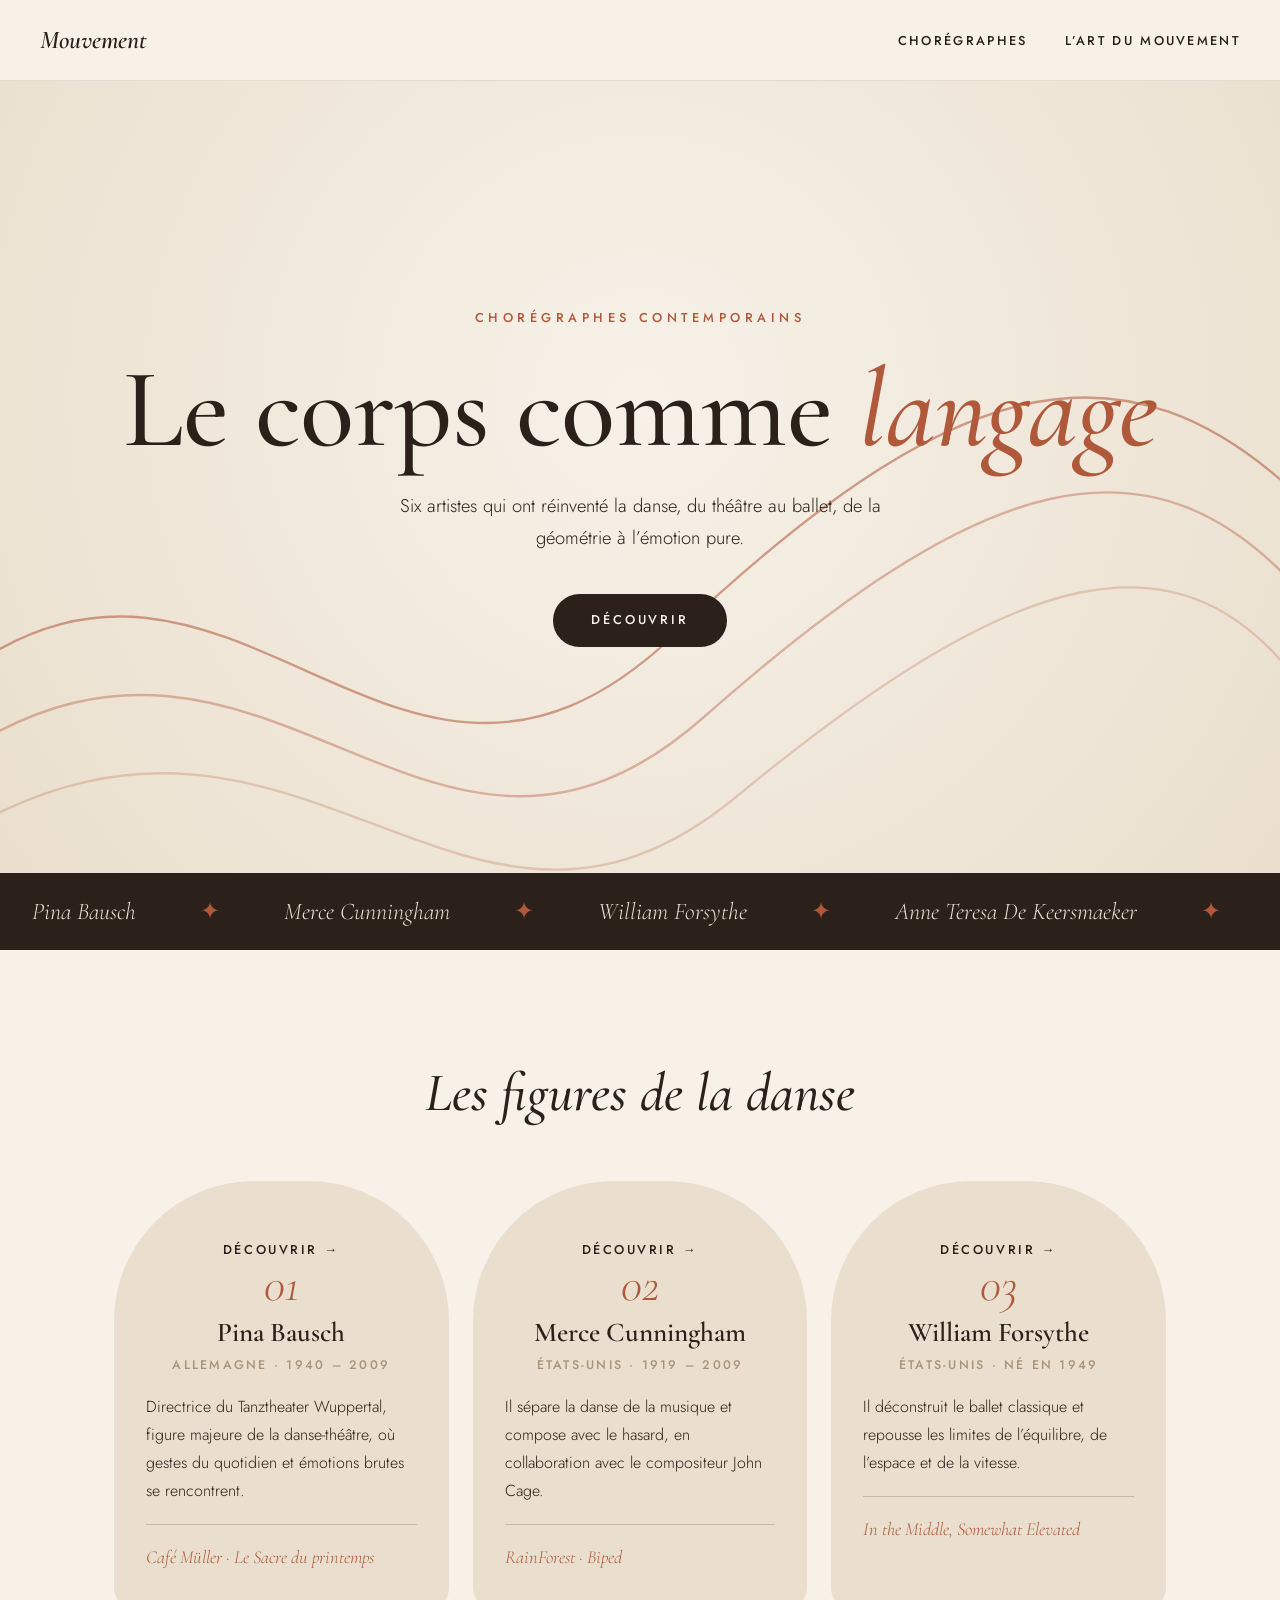
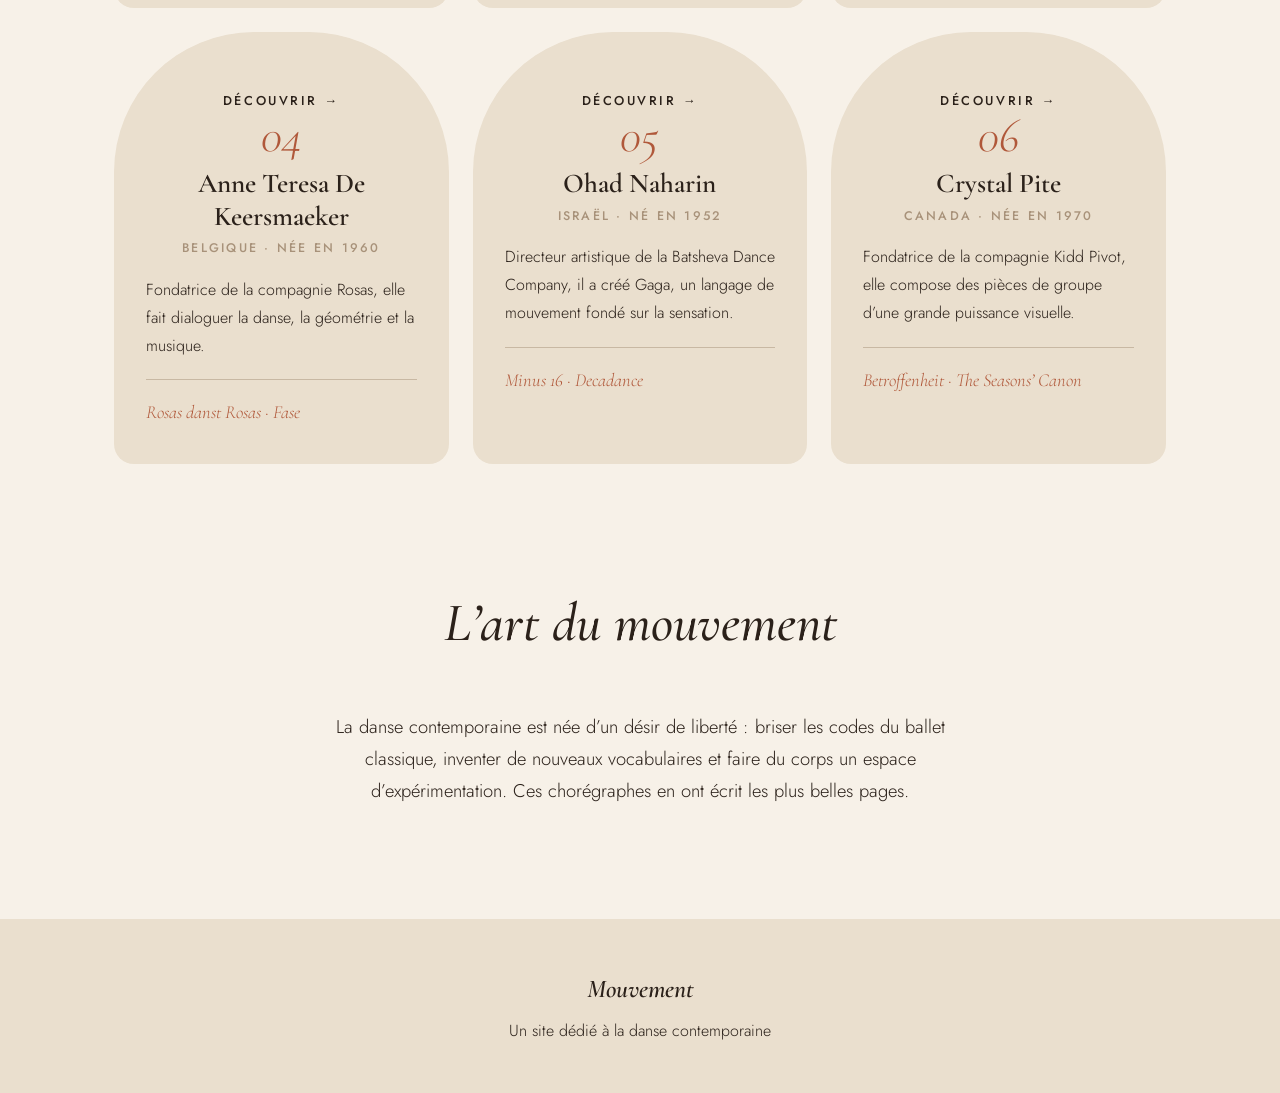
<file: index.html>
<!DOCTYPE html>
<html lang="fr">
<head>
  <meta charset="UTF-8">
  <meta name="viewport" content="width=device-width, initial-scale=1">
  <title>Mouvement – Chorégraphes contemporains</title>
  <link rel="preconnect" href="https://fonts.googleapis.com">
  <link rel="preconnect" href="https://fonts.gstatic.com" crossorigin>
  <link href="https://fonts.googleapis.com/css2?family=Cormorant+Garamond:ital,wght@0,500;0,600;1,500;1,600&family=Jost:wght@300;400;500&display=swap" rel="stylesheet">
  <link rel="stylesheet" href="style.css">
</head>
<body>
<!--bandeau en de la page--->
  <nav class="menu">
    <a href="#accueil" class="logo">Mouvement</a>
    <div class="liens">
      <a href="#choregraphes">Chorégraphes</a>
      <a href="#apropos">L’art du mouvement</a>
    </div>
  </nav>
<!--page d'accueil texte-->
  <header id="accueil" class="hero">
    <svg class="ruban" viewBox="0 0 800 600" preserveAspectRatio="xMidYMid slice" aria-hidden="true">
      <path pathLength="1" d="M-20 420 C 150 300, 250 560, 420 400 S 700 200, 820 320"/>
      <path pathLength="1" d="M-20 470 C 170 350, 270 600, 440 450 S 720 260, 820 380"/>
      <path pathLength="1" d="M-20 520 C 190 400, 290 640, 460 500 S 740 320, 820 440"/>
    </svg> <!--section intro du site-->
    <p class="etiquette">Chorégraphes contemporains</p>
    <h1>Le corps comme <em>langage</em></h1>
    <p class="sous-titre">Six artistes qui ont réinventé la danse, du théâtre au ballet, de la géométrie à l’émotion pure.</p>
    <a href="#choregraphes" class="bouton">Découvrir</a>
  </header>
<!--bandeau défilant-->
  <div class="bandeau" aria-hidden="true">
    <div class="defile"> <!--défilement des noms des chorégraphes-->
      <span>Pina Bausch</span><span>Merce Cunningham</span><span>William Forsythe</span>
      <span>Anne Teresa De Keersmaeker</span><span>Ohad Naharin</span><span>Crystal Pite</span>
      <span>Pina Bausch</span><span>Merce Cunningham</span><span>William Forsythe</span>
      <span>Anne Teresa De Keersmaeker</span><span>Ohad Naharin</span><span>Crystal Pite</span>
    </div>
  </div>

  <main>
<!--texte rubriques case pour chaque chorégraphe-->
    <section id="choregraphes" class="bloc">
      <h2>Les figures de la danse</h2>
      <div class="grille">

        <article class="carte">
            <!-- Pina Bausch -->
            <a href="choregraphe.html?id=bausch" class="lien-fiche">Découvrir →</a>
          <span class="num">01</span>
          <h3>Pina Bausch</h3>
          <p class="infos">Allemagne · 1940 – 2009</p>
          <p>Directrice du Tanztheater Wuppertal, figure majeure de la danse-théâtre, où gestes du quotidien et émotions brutes se rencontrent.</p>
          <p class="oeuvre">Café Müller · Le Sacre du printemps</p>
        </article>

        <article class="carte">
            <!-- Merce Cunningham -->
            <a href="choregraphe.html?id=cunningham" class="lien-fiche">Découvrir →</a> 
          <span class="num">02</span>
          <h3>Merce Cunningham</h3>
          <p class="infos">États-Unis · 1919 – 2009</p>
          <p>Il sépare la danse de la musique et compose avec le hasard, en collaboration avec le compositeur John Cage.</p>
          <p class="oeuvre">RainForest · Biped</p>
        </article>

        <article class="carte">
            <!-- William Forsythe -->
            <a href="choregraphe.html?id=forsythe" class="lien-fiche">Découvrir →</a>
          <span class="num">03</span>
          <h3>William Forsythe</h3>
          <p class="infos">États-Unis · né en 1949</p>
          <p>Il déconstruit le ballet classique et repousse les limites de l’équilibre, de l’espace et de la vitesse.</p>
          <p class="oeuvre">In the Middle, Somewhat Elevated</p>
        </article>

        <article class="carte">
            <!-- Anne Teresa De Keersmaeker -->
            <a href="choregraphe.html?id=dekeersmaeker" class="lien-fiche">Découvrir →</a>
          <span class="num">04</span>
          <h3>Anne Teresa De Keersmaeker</h3>
          <p class="infos">Belgique · née en 1960</p>
          <p>Fondatrice de la compagnie Rosas, elle fait dialoguer la danse, la géométrie et la musique.</p>
          <p class="oeuvre">Rosas danst Rosas · Fase</p>
        </article>

        <article class="carte">
            <!-- Ohad Naharin -->
            <a href="choregraphe.html?id=naharin" class="lien-fiche">Découvrir →</a>
          <span class="num">05</span>
          <h3>Ohad Naharin</h3>
          <p class="infos">Israël · né en 1952</p>
          <p>Directeur artistique de la Batsheva Dance Company, il a créé Gaga, un langage de mouvement fondé sur la sensation.</p>
          <p class="oeuvre">Minus 16 · Decadance</p>
        </article>

        <article class="carte">
            <!-- Crystal Pite -->
            <a href="choregraphe.html?id=pite" class="lien-fiche">Découvrir →</a>
          <span class="num">06</span>
          <h3>Crystal Pite</h3>
          <p class="infos">Canada · née en 1970</p>
          <p>Fondatrice de la compagnie Kidd Pivot, elle compose des pièces de groupe d’une grande puissance visuelle.</p>
          <p class="oeuvre">Betroffenheit · The Seasons’ Canon</p>
        </article>

      </div>
    </section>
<!--section bas de page-->
    <section id="apropos" class="bloc centre">
      <h2>L’art du mouvement</h2>
      <p>La danse contemporaine est née d’un désir de liberté : briser les codes du ballet classique, inventer de nouveaux vocabulaires et faire du corps un espace d’expérimentation. Ces chorégraphes en ont écrit les plus belles pages.</p>
    </section>

  </main>
<!--bas de page-->
  <footer>
    <p class="logo">Mouvement</p>
    <p>Un site dédié à la danse contemporaine</p>
  </footer>
<script src="danseurs.js"></script>
</body>
</html>
</file>
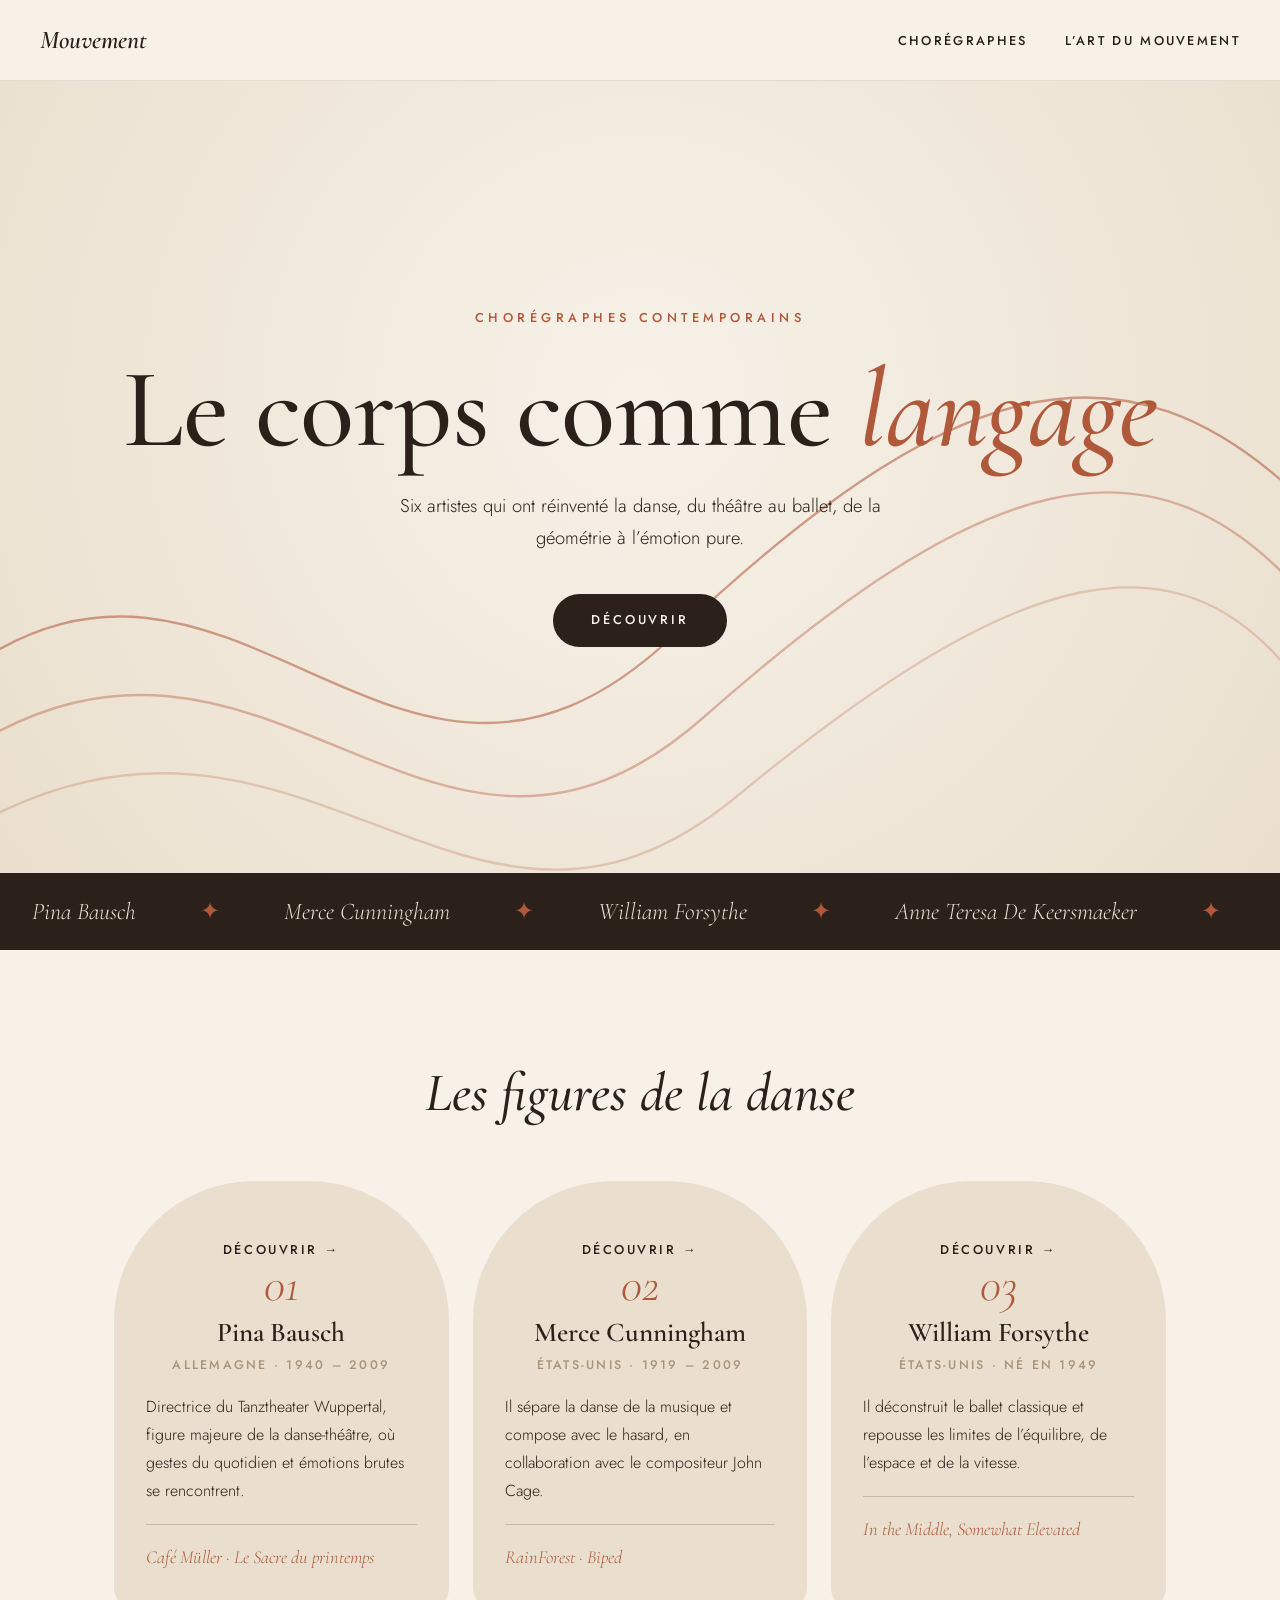
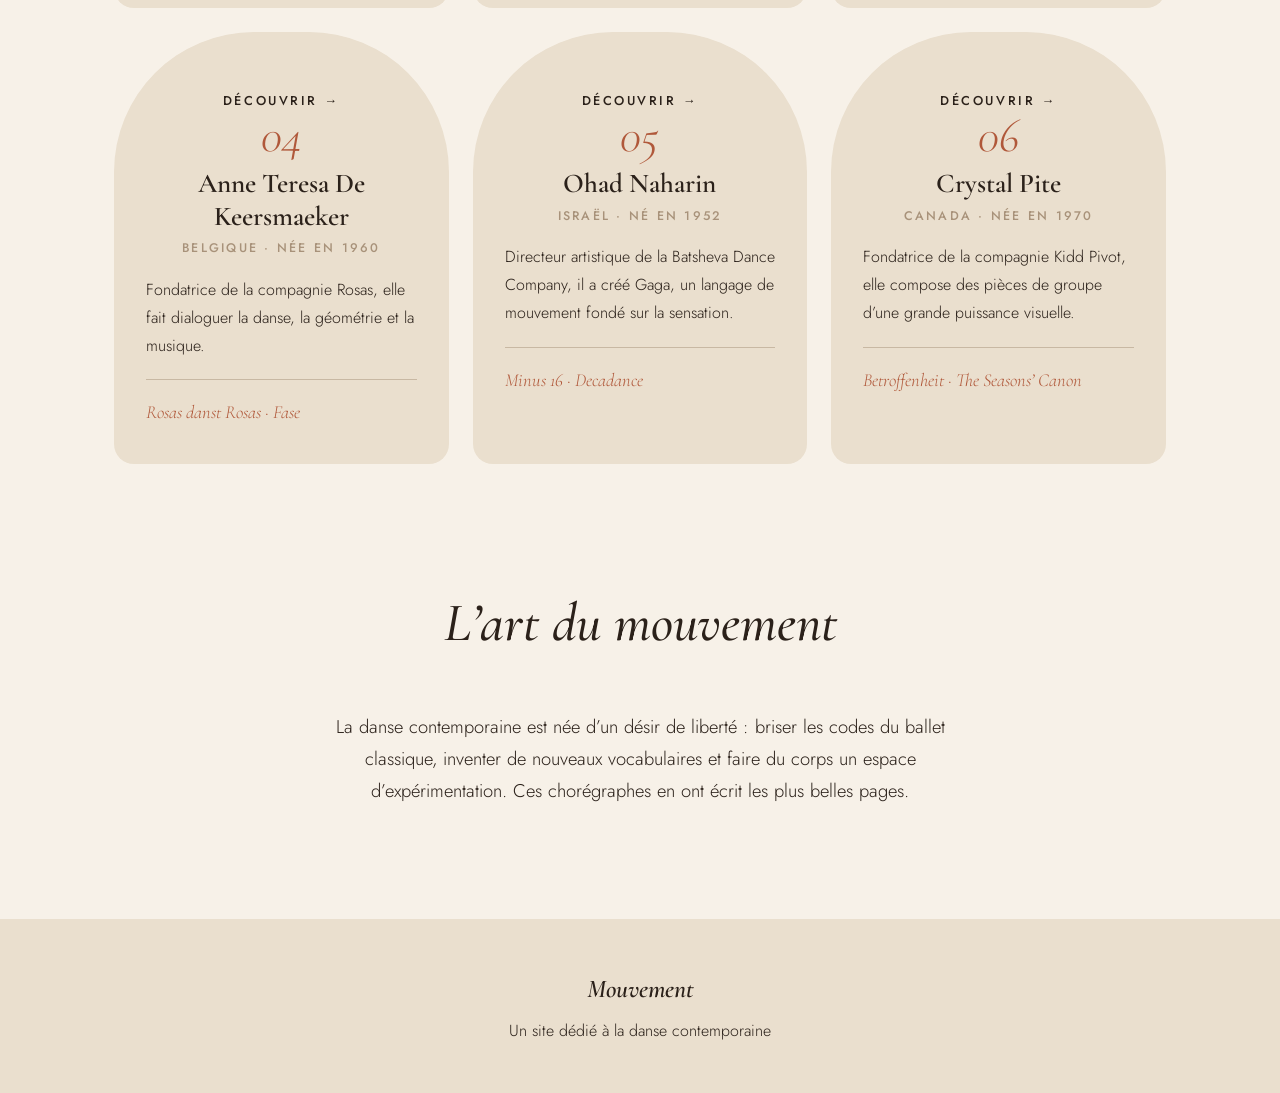
<file: choregraphe.html>
<!DOCTYPE html>
<html lang="fr">
<head>
  <meta charset="UTF-8">
  <meta name="viewport" content="width=device-width, initial-scale=1">
  <title>Fiche – Mouvement</title>
  <link rel="preconnect" href="https://fonts.googleapis.com">
  <link rel="preconnect" href="https://fonts.gstatic.com" crossorigin>
  <link href="https://fonts.googleapis.com/css2?family=Cormorant+Garamond:ital,wght@0,500;0,600;1,500;1,600&family=Jost:wght@300;400;500&display=swap" rel="stylesheet">
  <link rel="stylesheet" href="style.css">
</head>
<body>

  <nav class="menu">
    <a href="index.html" class="logo">Mouvement</a>
    <div class="liens">
      <a href="index.html#choregraphes">← Tous les chorégraphes</a>
    </div>
  </nav>

  <header class="fiche-hero">
    <p class="etiquette" id="infos"></p>
    <h1 id="nom"></h1>
    <p class="sous-titre" id="accroche"></p>
  </header>

  <main class="fiche">
    <section class="bloc-fiche">
      <h2>Biographie</h2>
      <div id="bio"></div>
    </section>

    <section class="bloc-fiche">
      <h2>Son approche</h2>
      <p id="approche"></p>
    </section>

    <section class="bloc-fiche">
      <h2>Œuvres marquantes</h2>
      <ul class="oeuvres" id="oeuvres"></ul>
    </section>

    <section class="bloc-fiche">
      <h2>Repères</h2>
      <ol class="reperes" id="reperes"></ol>
    </section>

    <div class="precedent-suivant" id="navigation"></div>
  </main>

  <footer>
    <p class="logo">Mouvement</p>
    <p>Un site dédié à la danse contemporaine</p>
  </footer>

  <script>
    const choregraphes = {

      bausch: {
        nom: "Pina Bausch",
        infos: "Allemagne · 1940 – 2009",
        accroche: "Celle qui a fait entrer la vie, ses peurs et ses désirs sur scène.",
        bio: [
          "Née à Solingen en 1940, Pina Bausch se forme à la Folkwang Hochschule d’Essen auprès de Kurt Jooss, puis poursuit ses études à New York. En 1973, elle prend la direction du ballet de Wuppertal, qui devient le Tanztheater Wuppertal, sa compagnie jusqu’à sa mort en 2009.",
          "Elle y invente un théâtre dansé où les danseurs parlent, chantent, rient et pleurent. Pour créer, elle posait des questions aux interprètes et construisait ses pièces à partir de leurs réponses, de leurs souvenirs et de leurs gestes du quotidien."
        ],
        approche: "Répétitions, décors spectaculaires (terre, fleurs, eau), gestes simples portés à l’extrême : sa danse parle d’amour, de solitude et des rapports entre les femmes et les hommes.",
        oeuvres: [
          ["Le Sacre du printemps", "1975", "Sur la musique de Stravinsky, un plateau recouvert de terre où une communauté désigne sa victime."],
          ["Café Müller", "1978", "Une pièce intime et poignante dans un café plein de chaises, qui ouvre le film Parle avec elle de Pedro Almodóvar."],
          ["Kontakthof", "1978", "Une réflexion sur la séduction et la timidité, reprise ensuite avec des seniors et des adolescents."],
          ["Nelken", "1982", "Un champ d’œillets artificiels pour un spectacle à la fois drôle et cruel."]
        ],
        reperes: [
          ["1940", "Naissance à Solingen"],
          ["1973", "Direction du ballet de Wuppertal, futur Tanztheater"],
          ["1975", "Création du Sacre du printemps"],
          ["2009", "Décès à Wuppertal"],
          ["2011", "Sortie du film Pina de Wim Wenders"]
        ]
      },

      cunningham: {
        nom: "Merce Cunningham",
        infos: "États-Unis · 1919 – 2009",
        accroche: "Le chorégraphe qui a laissé le hasard danser.",
        bio: [
          "Né en 1919 dans l’État de Washington, Merce Cunningham danse dès 1939 dans la compagnie de Martha Graham. Il la quitte en 1945 pour explorer sa propre voie.",
          "En 1953, il fonde la Merce Cunningham Dance Company, avec laquelle il travaille pendant plus de cinquante ans. Son compagnon et collaborateur, le compositeur John Cage, en est le directeur musical."
        ],
        approche: "Danse, musique et décors sont créés séparément et ne se rencontrent que le soir de la première. Il utilise le hasard (lancers de pièces, tirages au sort) pour composer l’ordre des mouvements, et il s’intéresse plus tard à l’ordinateur pour chorégraphier.",
        oeuvres: [
          ["Summerspace", "1958", "Une danse légère dont le décor et les costumes pointillistes sont signés Robert Rauschenberg."],
          ["RainForest", "1968", "Des ballons argentés d’Andy Warhol, les Silver Clouds, flottent sur scène."],
          ["Beach Birds", "1991", "Une pièce inspirée du comportement des oiseaux de mer."],
          ["Biped", "1999", "Des figures numériques créées par capture de mouvement dialoguent avec les danseurs."]
        ],
        reperes: [
          ["1919", "Naissance à Centralia"],
          ["1939", "Entre dans la compagnie de Martha Graham"],
          ["1953", "Fonde sa propre compagnie"],
          ["1999", "Création de Biped"],
          ["2009", "Décès à New York"],
          ["2011", "Dissolution de la compagnie, comme il l’avait prévu"]
        ]
      },

      forsythe: {
        nom: "William Forsythe",
        infos: "États-Unis · né en 1949",
        accroche: "Celui qui a fait exploser les lignes du ballet classique.",
        bio: [
          "Né à New York en 1949, William Forsythe danse au Joffrey Ballet puis au Ballet de Stuttgart, où il commence à chorégraphier dans les années 1970.",
          "De 1984 à 2004, il dirige le Ballett Frankfurt, puis fonde The Forsythe Company, active de 2005 à 2015. Il reste l’un des chorégraphes les plus influents du monde du ballet."
        ],
        approche: "Il garde la technique classique mais la pousse hors de son axe : déséquilibres, vitesse, désordre organisé. Il invente aussi des outils pour transmettre sa pensée du mouvement, comme le projet Improvisation Technologies (1999).",
        oeuvres: [
          ["Artifact", "1984", "Sa première grande création à la tête du Ballett Frankfurt."],
          ["In the Middle, Somewhat Elevated", "1987", "Créée pour le Ballet de l’Opéra de Paris, une pièce emblématique sur une musique de Thom Willems."],
          ["One Flat Thing, reproduced", "2000", "Vingt tables, quatorze danseurs et une chorégraphie d’une grande précision."],
          ["Blake Works I", "2016", "Des pas de ballet sur des chansons de James Blake, pour l’Opéra de Paris."]
        ],
        reperes: [
          ["1949", "Naissance à New York"],
          ["1973", "Rejoint le Ballet de Stuttgart"],
          ["1984", "Prend la direction du Ballett Frankfurt"],
          ["1987", "Création de In the Middle, Somewhat Elevated"],
          ["2005", "Fonde The Forsythe Company"]
        ]
      },

      dekeersmaeker: {
        nom: "Anne Teresa De Keersmaeker",
        infos: "Belgique · née en 1960",
        accroche: "La danse comme architecture, entre mathématiques et musique.",
        bio: [
          "Née en 1960 en Belgique, Anne Teresa De Keersmaeker étudie à l’école Mudra à Bruxelles, puis à la Tisch School of the Arts de New York.",
          "En 1982, elle crée Fase, four movements to the music of Steve Reich, puis fonde la compagnie Rosas en 1983. En 1995, elle crée à Bruxelles l’école P.A.R.T.S., aujourd’hui reconnue dans le monde entier."
        ],
        approche: "Ses pièces s’appuient sur des structures précises : cercles, spirales, répétitions. Elle chorégraphie souvent à partir de la musique (Steve Reich, Bach, Bartók) et la lit comme un plan qu’elle traduit en gestes.",
        oeuvres: [
          ["Fase, four movements to the music of Steve Reich", "1982", "Quatre mouvements où la répétition crée de légers décalages hypnotiques."],
          ["Rosas danst Rosas", "1983", "Quatre danseuses, des chaises et des gestes du quotidien portés à l’extrême."],
          ["Drumming", "1998", "Une pièce de groupe sur la musique percussive de Steve Reich."]
        ],
        reperes: [
          ["1960", "Naissance en Belgique"],
          ["1982", "Création de Fase"],
          ["1983", "Fondation de la compagnie Rosas"],
          ["1995", "Fondation de l’école P.A.R.T.S."]
        ]
      },

      naharin: {
        nom: "Ohad Naharin",
        infos: "Israël · né en 1952",
        accroche: "Le chorégraphe qui a inventé un langage fondé sur la sensation.",
        bio: [
          "Né en 1952 dans un kibbutz en Israël, Ohad Naharin découvre la danse relativement tard. Il rejoint la Batsheva Dance Company en 1974, puis part à New York, où il étudie à la Juilliard School et à la School of American Ballet, et danse dans la compagnie de Martha Graham.",
          "De retour en Israël, il prend la direction artistique de la Batsheva en 1990. Il y développe une compagnie de renommée internationale et un langage de mouvement qui porte le nom de Gaga."
        ],
        approche: "Gaga n’est pas une technique codée mais une manière d’écouter son corps : on suit des images (flotter, se liquéfier, s’étirer) pour trouver de nouvelles sensations. Ses pièces mêlent énergie brute, humour et grandes scènes de groupe.",
        oeuvres: [
          ["Minus 16", "1999", "Un montage d’extraits de ses pièces, avec une scène célèbre où les danseurs invitent des spectateurs à danser."],
          ["Decadance", "2000", "Une œuvre recomposée à partir de fragments de ses créations, adaptée à chaque lieu."],
          ["Hora", "2009", "Une pièce de groupe sur des arrangements électroniques d’Isao Tomita."]
        ],
        reperes: [
          ["1952", "Naissance en Israël"],
          ["1974", "Rejoint la Batsheva Dance Company"],
          ["1990", "Devient directeur artistique de la Batsheva"],
          ["1999", "Création de Minus 16"],
          ["2009", "Création de Hora"]
        ]
      },

      pite: {
        nom: "Crystal Pite",
        infos: "Canada · née en 1970",
        accroche: "Des pièces de groupe où les corps forment un seul organisme.",
        bio: [
          "Née en 1970 à Terrace, en Colombie-Britannique, Crystal Pite danse à Ballet British Columbia, puis au Ballett Frankfurt de William Forsythe à partir de 1996.",
          "En 2002, elle fonde à Vancouver la compagnie Kidd Pivot. Elle crée aussi pour de grandes compagnies, dont le Nederlands Dans Theater, le Ballet de l’Opéra de Paris et le Royal Ballet de Londres."
        ],
        approche: "Elle manie les groupes de danseurs comme une seule matière : vagues, essaims, ensembles qui se resserrent et se dispersent. Ses pièces mêlent danse, texte et lumière, et abordent souvent des thèmes intimes ou sociaux.",
        oeuvres: [
          ["Emergence", "2009", "Pour le Ballet national du Canada, un essaim de danseurs inspiré de l’intelligence collective des insectes."],
          ["Betroffenheit", "2015", "Créée avec Jonathon Young, une pièce sur le traumatisme et la dépendance, récompensée par un Olivier Award."],
          ["The Seasons’ Canon", "2016", "Pour l’Opéra de Paris, sur Vivaldi recomposé par Max Richter."],
          ["Flight Pattern", "2017", "Une pièce sur l’exil et la foule, créée pour le Royal Ballet."]
        ],
        reperes: [
          ["1970", "Naissance à Terrace, au Canada"],
          ["1996", "Rejoint le Ballett Frankfurt"],
          ["2002", "Fonde la compagnie Kidd Pivot"],
          ["2015", "Création de Betroffenheit"],
          ["2016", "The Seasons’ Canon pour l’Opéra de Paris"]
        ]
      }

    };

    // On lit l'identifiant dans l'adresse : choregraphe.html?id=bausch
    const id = new URLSearchParams(window.location.search).get("id");
    const c = choregraphes[id];

    if (!c) {
      window.location.href = "index.html#choregraphes";
    } else {
      document.title = c.nom + " – Mouvement";
      document.getElementById("nom").textContent = c.nom;
      document.getElementById("infos").textContent = c.infos;
      document.getElementById("accroche").textContent = c.accroche;
      document.getElementById("approche").textContent = c.approche;

      document.getElementById("bio").innerHTML =
        c.bio.map(p => `<p>${p}</p>`).join("");

      document.getElementById("oeuvres").innerHTML =
        c.oeuvres.map(o => `<li><span class="annee">${o[1]}</span><strong>${o[0]}</strong>${o[2]}</li>`).join("");

      document.getElementById("reperes").innerHTML =
        c.reperes.map(r => `<li><b>${r[0]}</b>${r[1]}</li>`).join("");

      // Liens vers le chorégraphe précédent et suivant
      const ids = Object.keys(choregraphes);
      const i = ids.indexOf(id);
      const prev = ids[(i + ids.length - 1) % ids.length];
      const next = ids[(i + 1) % ids.length];

      document.getElementById("navigation").innerHTML =
        `<a href="choregraphe.html?id=${prev}">← ${choregraphes[prev].nom}</a>` +
        `<a href="choregraphe.html?id=${next}">${choregraphes[next].nom} →</a>`;
    }
  </script>
  <script src="danseurs.js"></script>
</body>
</html>
</file>
<file: style.css>
/*thème général couleurs du site*/
:root {
  --creme: #f7f1e8;
  --sable: #eadfce;
  --taupe: #a8927a;
  --brun: #2b211a;
  --rouille: #b0583a;
  --titre: "Cormorant Garamond", Georgia, serif;
  --corps: "Jost", "Segoe UI", Arial, sans-serif;
}

* { box-sizing: border-box; margin: 0; padding: 0; }

/*déroulement du site - scénario*/
html { scroll-behavior: smooth; scroll-padding-top: 80px; }

/*--caracteristiques du haut de la page*/
body {
  font-family: var(--corps);
  font-weight: 300;
  line-height: 1.75;
  color: var(--brun);
  background: var(--creme); /*couleur fond*/
}

/* ---------- Menu principal = haut de la page---------- */
.menu {
  position: sticky;
  top: 0;
  z-index: 10;
  display: flex;
  justify-content: space-between;
  align-items: center;
  padding: 1.1rem 2.5rem;
  background: rgba(247, 241, 232, 0.88);
  backdrop-filter: blur(10px);
  border-bottom: 1px solid rgba(43, 33, 26, 0.1);
}
/*caractéristique du logo mouvement*/
.logo {
  font-family: var(--titre);
  font-style: italic;
  font-weight: 600;
  font-size: 1.6rem;
  color: var(--brun);
  text-decoration: none;
}

.liens a { /*deux mots qui renvoient à des pages dans le site*/
  margin-left: 2rem;
  font-size: 0.8rem;
  font-weight: 500;
  letter-spacing: 0.18em;
  text-transform: uppercase;
  color: var(--brun);
  text-decoration: none;
  transition: color 0.2s;
}

.liens a:hover { color: var(--rouille); } /*changement de couleur quand on souhaite cliquer dessus*/

/* ---------- Bandeau d'accueil ---------- */
.hero {
  position: relative;
  overflow: hidden;
  min-height: 88vh;
  display: flex;
  flex-direction: column;
  align-items: center;
  justify-content: center;
  text-align: center;
  padding: 4rem 1.5rem;
  background: radial-gradient(circle at 50% 40%, var(--creme), var(--sable));
}
/*caracteristiques du ruban 3 lignes*/
.ruban {
  position: absolute;
  inset: 0;
  width: 100%;
  height: 100%;
}
/*animation du ruban*/
.ruban path {
  fill: none;
  stroke: var(--rouille);
  stroke-width: 1.5;
  stroke-linecap: round; 
  stroke-dasharray: 1;
  stroke-dashoffset: 1;
  opacity: 0.55;
  animation: trace 4s ease-out forwards; /*durée de l'animation*/
}

.ruban path:nth-child(2) { animation-delay: 0.4s; opacity: 0.4; }
.ruban path:nth-child(3) { animation-delay: 0.8s; opacity: 0.25; }

@keyframes trace { to { stroke-dashoffset: 0; } }
/*sert a avoir les cases pour chaque chorégraphes*/
.hero > :not(.ruban) { position: relative; animation: apparition 1s ease both; }
.hero h1 { animation-delay: 0.15s; }
.hero .sous-titre { animation-delay: 0.3s; }
.hero .bouton { animation-delay: 0.45s; }

@keyframes apparition {
  from { opacity: 0; transform: translateY(24px); }
  to { opacity: 1; transform: none; }
}

/*petite texte au dessus du titre principal*/
.etiquette {
  margin-bottom: 1.5rem;
  font-size: 0.8rem;
  font-weight: 500;
  letter-spacing: 0.35em; /*espacement*/
  text-transform: uppercase; /*majuscule*/
  color: var(--rouille);
}

/*grand titre de l'en-tête*/
.hero h1 {
  font-family: var(--titre);
  font-weight: 500;
  font-size: clamp(3rem, 9vw, 7rem);
  line-height: 1;
  margin-bottom: 1.5rem;
}

.hero h1 em { font-style: italic; color: var(--rouille); }

/*phrase d'accroche et d'introduction sous le titre*/
.sous-titre {
  max-width: 540px;
  margin-bottom: 2.5rem;
  font-size: 1.15rem;
}
 /*bouton forme carré avec bords arrondis*/
.bouton {
  display: inline-block;
  padding: 0.95rem 2.4rem;
  font-size: 0.8rem;
  font-weight: 500;
  letter-spacing: 0.22em;
  text-transform: uppercase;
  color: var(--creme);
  text-decoration: none; 
  background: var(--brun);
  border-radius: 999px;
  transition: background 0.25s, transform 0.25s; /*changement en douceur*/
}

.bouton:hover { background: var(--rouille); transform: translateY(-3px); }

/* ---------- Bandeau défilant avec nom des chorégraphes---------- */
/*cadre du bandeau*/
.bandeau {
  overflow: hidden;
  padding: 1.1rem 0;
  background: var(--brun);
  color: var(--sable);
}
/*défiler des noms alignés*/
.defile {
  display: flex;
  width: max-content;
  animation: defile 35s linear infinite;
}
/*chaque nom des chorégraphes*/
.defile span {
  padding: 0 2rem;
  font-family: var(--titre);
  font-style: italic;
  font-size: 1.5rem;
  white-space: nowrap;
}

.defile span::after { content: "✦"; margin-left: 4rem; color: var(--rouille); font-style: normal; } /*ajoute une étoile entre les noms pour les séparer*/

@keyframes defile { to { transform: translateX(-50%); } } /*définition de l'animation = fait glisser*/

/* ---------- Sections ---------- */
/*bloc de contenu centré sur la page*/
.bloc {
  max-width: 1100px;
  margin: 0 auto;
  padding: 6rem 1.5rem 1rem;
}
/*caractéristiques des titres de section*/
.bloc h2 {
  font-family: var(--titre);
  font-weight: 500;
  font-style: italic;
  font-size: clamp(2.2rem, 5vw, 3.4rem);
  margin-bottom: 2.5rem;
  text-align: center;
}
/*texte centré*/
.centre { text-align: center; }
.centre p { max-width: 640px; margin: 0 auto; font-size: 1.15rem; }

/* ---------- Cartes : les 6 petites rubriques dans la page d'accueil ---------- */

.grille { /* le grille place les cartes en colonnes selon la taille de l'écran*/
  display: grid; /*le plus de colonnes possible visible*/
  grid-template-columns: repeat(auto-fit, minmax(300px, 1fr));
  gap: 1.5rem; /*espace entre les cartes*/
}

/*bloc de chaque chorégraphes*/
.carte {
  position: relative;
  padding: 2.2rem 2rem;
  background: var(--sable);
  border-radius: 140px 140px 20px 20px;
  transition: background 0.35s, color 0.35s, transform 0.35s;
}

/*changement de couleur au survol de la carte*/
.carte:hover {
  background: var(--brun);
  color: var(--creme);
  transform: translateY(-8px);
}

/*indication du numéro de la carte de 1 à 6*/
.num {
  display: block;
  margin-bottom: 0.5rem;
  text-align: center;
  font-family: var(--titre);
  font-style: italic;
  font-size: 3rem;
  line-height: 1;
  color: var(--rouille);
}

/*titre de la carte, c'est le nom du chorégraphe*/
.carte h3 {
  font-family: var(--titre);
  font-weight: 600;
  font-size: 1.7rem;
  line-height: 1.2;
  text-align: center; /*texte centré*/
  margin-bottom: 0.3rem;
}

.infos { /*description du bloc infos, sous le titre*/
  text-align: center;
  margin-bottom: 1rem;
  font-size: 0.78rem;
  font-weight: 500;
  letter-spacing: 0.18em;
  text-transform: uppercase; /*tout en majuscule*/
  color: var(--taupe);
}

.oeuvre { /* description du bloc exemple oeuvre artistiques, en italique*/
  margin-top: 1.2rem;
  padding-top: 1rem;
  border-top: 1px solid rgba(168, 146, 122, 0.5);
  font-family: var(--titre);
  font-style: italic;
  font-size: 1.15rem;
  color: var(--rouille);
}

.carte:hover .oeuvre { color: #e9a283; } /*couleur qui reste identique*/

/* ---------- Pied de page ---------- */
/*position des éléments */
footer { 
  margin-top: 6rem;
  padding: 3rem 1rem;
  text-align: center; /*texte centré*/
  background: var(--sable); /*couleur du fond*/
}

footer .logo { margin-bottom: 0.3rem; } /*caractéristique du texte*/

/* ---------- Téléphone ---------- */
@media (max-width: 600px) {
  .menu { padding: 1rem 1.2rem; }
  .liens a { margin-left: 1rem; }
  .carte { border-radius: 100px 100px 20px 20px; }
}

@media (prefers-reduced-motion: reduce) {
  * { animation: none !important; transition: none !important; }
  .ruban path { stroke-dashoffset: 0; }
}
/* ---------- Liens des cartes quand on veut cliquer dessus---------- */
.lien-fiche { /*changement de couleur*/
  display: block;
  margin-top: 1.4rem;
  text-align: center;
  font-size: 0.8rem;
  font-weight: 500;
  letter-spacing: 0.2em;
  text-transform: uppercase;
  color: var(--brun);
  text-decoration: none;
}

/* Rend toute la carte cliquable */
.lien-fiche::after {
  content: "";
  position: absolute;
  inset: 0;
  border-radius: inherit;
}

.carte:hover .lien-fiche { color: var(--creme); }

/* ---------- Pages des chorégraphes ---------- */
/*fiche description nom*/
.fiche-hero {
  text-align: center;
  padding: 6rem 1.5rem 4rem;
  background: radial-gradient(circle at 50% 30%, var(--creme), var(--sable));
}

.fiche-hero h1 {
  font-family: var(--titre);
  font-style: italic;
  font-weight: 500;
  font-size: clamp(2.8rem, 8vw, 6rem);
  line-height: 1.05;
  margin: 0.5rem 0 1.2rem;
}
/*sous-titre de la rubrique*/
.fiche-hero .sous-titre {
  max-width: 600px; /*taille*/
  margin: 0 auto;
  font-family: var(--titre); /*typographie*/
  font-style: italic; 
  font-size: 1.5rem;
  color: var(--rouille); /*couleur*/
}

.fiche {
  max-width: 760px;
  margin: 0 auto;
  padding: 4rem 1.5rem 0;
}

/*bloc fiche*/
.bloc-fiche { margin-bottom: 3.5rem; }

.bloc-fiche h2 {
  font-family: var(--titre);
  font-style: italic;
  font-weight: 500;
  font-size: 2.2rem;
  margin-bottom: 1.2rem;
  padding-bottom: 0.5rem;
  border-bottom: 1px solid rgba(168, 146, 122, 0.5);
}

.bloc-fiche p { margin-bottom: 1rem; font-size: 1.1rem; }

/*fiche oeuvres marquantes 4 sous-rubriques*/
.oeuvres { list-style: none; display: grid; gap: 1rem; }

.oeuvres li {
  padding: 1.2rem 1.5rem;
  background: var(--sable);
  border-left: 4px solid var(--rouille);
  border-radius: 0 16px 16px 0;
}

.oeuvres strong {
  display: block;
  font-family: var(--titre);
  font-style: italic;
  font-weight: 600;
  font-size: 1.4rem;
}
/*caractéristiques années*/
.oeuvres .annee {
  font-size: 0.85rem;
  font-weight: 500;
  letter-spacing: 0.12em;
  color: var(--rouille);
}
/*rubrique repères chronologiques*/
/*liste des rèperes comme une frise, une ligne à gauche*/
.reperes {
  list-style: none;
  margin-left: 0.5rem;
  border-left: 1px solid var(--taupe);
}
/*chaque repère de la liste*/
.reperes li {
  position: relative;
  padding: 0 0 1.2rem 1.8rem;
}

.reperes li::before {
  content: "";
  position: absolute;
  left: -6px;
  top: 0.65rem;
  width: 11px;
  height: 11px;
  border-radius: 50%;
  background: var(--rouille);
}
/*date ou année en gras*/
.reperes b {
  margin-right: 0.7rem;
  font-family: var(--titre);
  font-size: 1.4rem;
  color: var(--rouille);
}

/*flèches indiquant page suivante ou précédente */
.precedent-suivant {
  display: flex;
  justify-content: space-between;
  flex-wrap: wrap;
  gap: 1rem;
  margin-top: 4rem;
}

.precedent-suivant a {
  font-family: var(--titre);
  font-style: italic;
  font-size: 1.3rem;
  color: var(--brun);
  text-decoration: none;
  border-bottom: 1px solid var(--rouille); 
  transition: color 0.2s; 
}

.precedent-suivant a:hover { color: var(--rouille); } /*couleur de la flèche*/

/* ---------- Pluie de danseurs ---------- */
.pluie-danseurs {
  position: fixed;
  inset: 0;
  overflow: hidden;
  pointer-events: none;   /* on peut cliquer à travers */
  z-index: 5;             /* sous le menu, au-dessus du contenu */
}

.danseur {
  position: absolute;
  top: -160px;
  animation-name: chute; /*permet la chute du haut vers le bas*/
  animation-timing-function: linear;
  animation-iteration-count: infinite;

}
/*design des danseurs*/
.danseur svg {
  display: block;
  width: 100%;
  height: auto;
  fill: none;
  stroke: currentColor;
  stroke-width: 4.5;
  stroke-linecap: round;
  stroke-linejoin: round;
  transform-origin: center;
  animation: balance 4s ease-in-out infinite alternate;
  animation-delay: var(--decalage);
}

@keyframes chute {
  0%   { transform: translate(0, 0); opacity: 0; }
  10%  { opacity: var(--opacite); }
  90%  { opacity: var(--opacite); }
  100% { transform: translate(var(--derive), calc(100vh + 200px)); opacity: 0; }
}

@keyframes balance {
  from { transform: rotate(-25deg); } /*rotation des danseurs*/
  to   { transform: rotate(25deg); }
}
</file>
